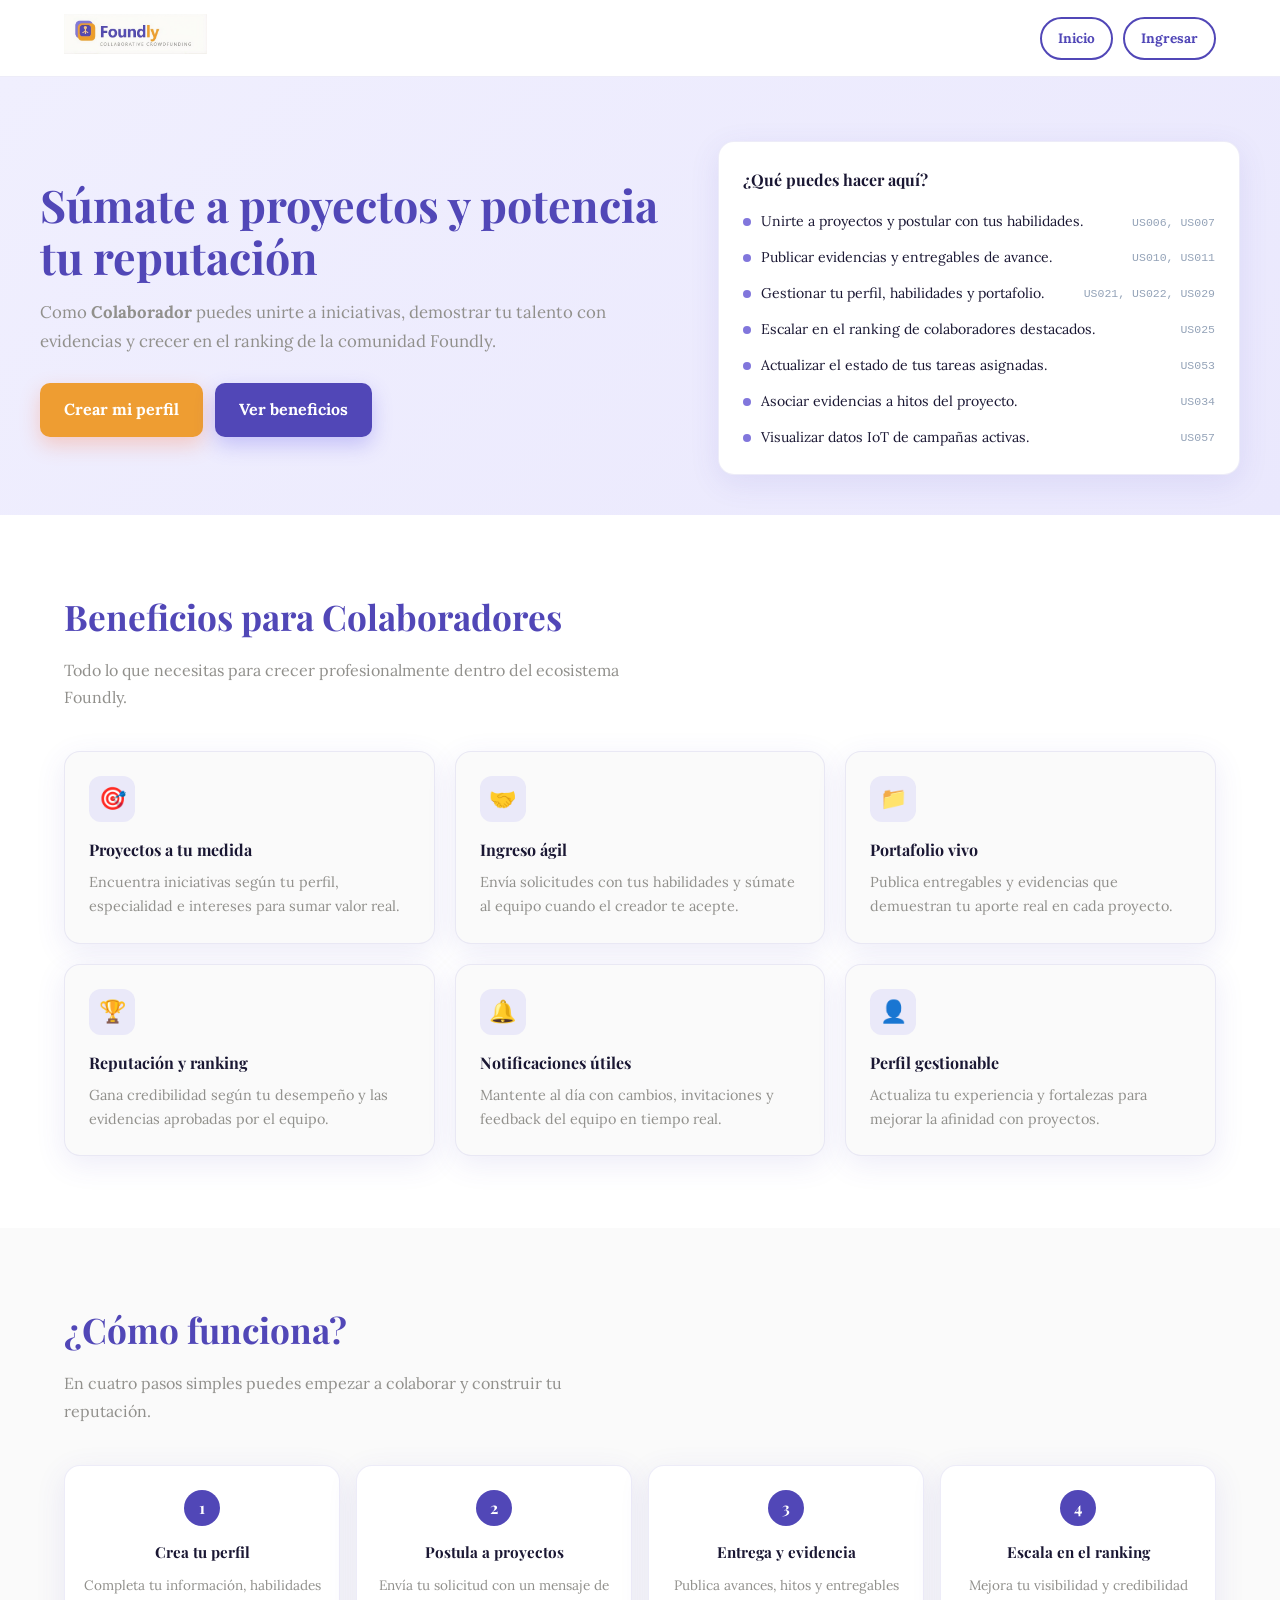
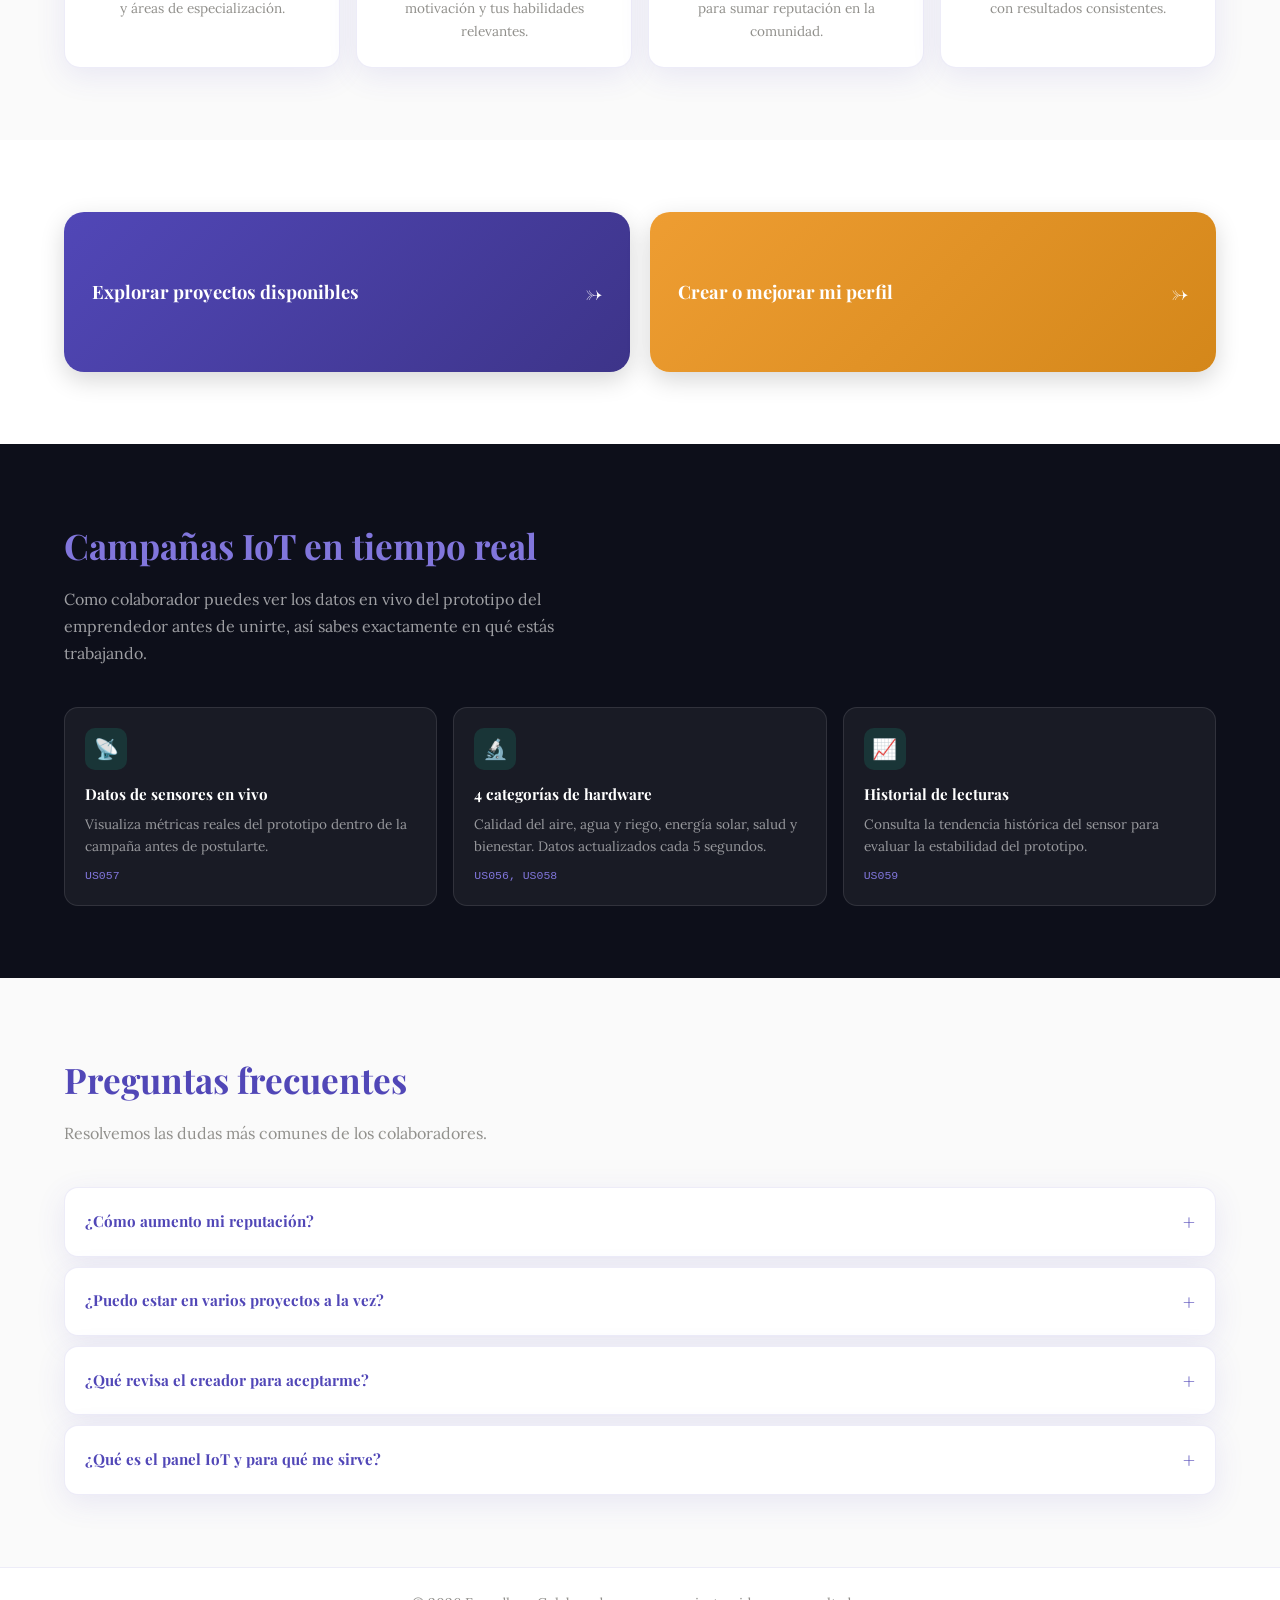
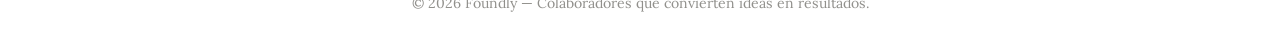
<file: pages/collaborator.html>
<!DOCTYPE html>
<html lang="es">
<head>
<meta charset="utf-8"/>
<meta name="viewport" content="width=device-width,initial-scale=1"/>
<title>Foundly — Colaborador</title>
<link rel="preconnect" href="https://fonts.googleapis.com">
<link href="https://fonts.googleapis.com/css2?family=Playfair+Display:ital,wght@0,400;0,700;1,400&family=Lora:wght@400;500;600;700&display=swap" rel="stylesheet">
<!-- Estilos externos -->
<link rel="stylesheet" href="css/collaborator.css">
</head>
<body>


<!-- ===== TOPBAR ===== -->
<div class="topbar">
  <div class="bar">
    <a href="../index.html">
      <img src="../assets/images/logo/Logo.jpeg" alt="Foundly" style="height:40px;">
    </a>
    <div class="top-actions">
      <a class="btn-outline-sm" href="../index.html">Inicio</a>
      <a class="btn-outline-sm" href="">Ingresar</a>
    </div>
  </div>
</div>


<!-- ===== HERO ===== -->
<section class="hero">
  <div class="wrap">
    <div>
      <h1>Súmate a proyectos y potencia tu reputación</h1>
      <p>Como <strong>Colaborador</strong> puedes unirte a iniciativas, demostrar tu talento con evidencias y crecer en el ranking de la comunidad Foundly.</p>
      <div class="hero-cta">
        <a class="btn btn-primary" href="">Crear mi perfil</a>
        <a class="btn btn-brand" href="#beneficios">Ver beneficios</a>
      </div>
    </div>
    <div class="hero-card">
      <b>¿Qué puedes hacer aquí?</b>
      <div class="hero-list">
        <div class="hero-bullet">
          <span class="dot"></span>
          Unirte a proyectos y postular con tus habilidades.
          <span class="us-tag">US006, US007</span>
        </div>
        <div class="hero-bullet">
          <span class="dot"></span>
          Publicar evidencias y entregables de avance.
          <span class="us-tag">US010, US011</span>
        </div>
        <div class="hero-bullet">
          <span class="dot"></span>
          Gestionar tu perfil, habilidades y portafolio.
          <span class="us-tag">US021, US022, US029</span>
        </div>
        <div class="hero-bullet">
          <span class="dot"></span>
          Escalar en el ranking de colaboradores destacados.
          <span class="us-tag">US025</span>
        </div>
        <div class="hero-bullet">
          <span class="dot"></span>
          Actualizar el estado de tus tareas asignadas.
          <span class="us-tag">US053</span>
        </div>
        <div class="hero-bullet">
          <span class="dot"></span>
          Asociar evidencias a hitos del proyecto.
          <span class="us-tag">US034</span>
        </div>
        <div class="hero-bullet">
          <span class="dot"></span>
          Visualizar datos IoT de campañas activas.
          <span class="us-tag">US057</span>
        </div>
      </div>
    </div>
  </div>
</section>


<!-- ===== BENEFICIOS ===== -->
<section id="beneficios" class="section">
  <div class="container">
    <h2>Beneficios para Colaboradores</h2>
    <p class="section-sub">Todo lo que necesitas para crecer profesionalmente dentro del ecosistema Foundly.</p>
    <div class="grid-3">
      <div class="card">
        <div class="icon">🎯</div>
        <h3>Proyectos a tu medida</h3>
        <p>Encuentra iniciativas según tu perfil, especialidad e intereses para sumar valor real.</p>
      </div>
      <div class="card">
        <div class="icon">🤝</div>
        <h3>Ingreso ágil</h3>
        <p>Envía solicitudes con tus habilidades y súmate al equipo cuando el creador te acepte.</p>
      </div>
      <div class="card">
        <div class="icon">📁</div>
        <h3>Portafolio vivo</h3>
        <p>Publica entregables y evidencias que demuestran tu aporte real en cada proyecto.</p>
      </div>
      <div class="card">
        <div class="icon">🏆</div>
        <h3>Reputación y ranking</h3>
        <p>Gana credibilidad según tu desempeño y las evidencias aprobadas por el equipo.</p>
      </div>
      <div class="card">
        <div class="icon">🔔</div>
        <h3>Notificaciones útiles</h3>
        <p>Mantente al día con cambios, invitaciones y feedback del equipo en tiempo real.</p>
      </div>
      <div class="card">
        <div class="icon">👤</div>
        <h3>Perfil gestionable</h3>
        <p>Actualiza tu experiencia y fortalezas para mejorar la afinidad con proyectos.</p>
      </div>
    </div>
  </div>
</section>


<!-- ===== CÓMO FUNCIONA ===== -->
<section class="section steps-section">
  <div class="container">
    <h2>¿Cómo funciona?</h2>
    <p class="section-sub">En cuatro pasos simples puedes empezar a colaborar y construir tu reputación.</p>
    <div class="steps">
      <div class="step">
        <div class="num">1</div>
        <b>Crea tu perfil</b>
        <p>Completa tu información, habilidades y áreas de especialización.</p>
      </div>
      <div class="step">
        <div class="num">2</div>
        <b>Postula a proyectos</b>
        <p>Envía tu solicitud con un mensaje de motivación y tus habilidades relevantes.</p>
      </div>
      <div class="step">
        <div class="num">3</div>
        <b>Entrega y evidencia</b>
        <p>Publica avances, hitos y entregables para sumar reputación en la comunidad.</p>
      </div>
      <div class="step">
        <div class="num">4</div>
        <b>Escala en el ranking</b>
        <p>Mejora tu visibilidad y credibilidad con resultados consistentes.</p>
      </div>
    </div>
  </div>
</section>


<!-- ===== CTA BAND ===== -->
<section class="section band-section">
  <div class="container">
    <div class="band">
      <a class="cta-card cta-explorar" href="">
        <h3>Explorar proyectos disponibles</h3>
        <span class="arrow">→</span>
      </a>
      <a class="cta-card cta-perfil" href="">
        <h3>Crear o mejorar mi perfil</h3>
        <span class="arrow">→</span>
      </a>
    </div>
  </div>
</section>


<!-- ===== IOT ===== -->
<section class="section iot-section">
  <div class="container">
    <h2>Campañas IoT en tiempo real</h2>
    <p class="section-sub">Como colaborador puedes ver los datos en vivo del prototipo del emprendedor antes de unirte, así sabes exactamente en qué estás trabajando.</p>
    <div class="iot-grid">
      <div class="iot-card">
        <div class="iot-icon">📡</div>
        <h3>Datos de sensores en vivo</h3>
        <p>Visualiza métricas reales del prototipo dentro de la campaña antes de postularte.</p>
        <span class="iot-us">US057</span>
      </div>
      <div class="iot-card">
        <div class="iot-icon">🔬</div>
        <h3>4 categorías de hardware</h3>
        <p>Calidad del aire, agua y riego, energía solar, salud y bienestar. Datos actualizados cada 5 segundos.</p>
        <span class="iot-us">US056, US058</span>
      </div>
      <div class="iot-card">
        <div class="iot-icon">📈</div>
        <h3>Historial de lecturas</h3>
        <p>Consulta la tendencia histórica del sensor para evaluar la estabilidad del prototipo.</p>
        <span class="iot-us">US059</span>
      </div>
    </div>
  </div>
</section>


<!-- ===== FAQs ===== -->
<section class="section faq-section">
  <div class="container">
    <h2>Preguntas frecuentes</h2>
    <p class="section-sub">Resolvemos las dudas más comunes de los colaboradores.</p>
    <div class="accordion">
      <div class="acc-item">
        <div class="acc-head">¿Cómo aumento mi reputación?</div>
        <div class="acc-body">Publica evidencias de calidad, completa hitos y solicita feedback del equipo. La constancia y la claridad de tus entregables elevan tu puntaje y visibilidad en el ranking.</div>
      </div>
      <div class="acc-item">
        <div class="acc-head">¿Puedo estar en varios proyectos a la vez?</div>
        <div class="acc-body">Sí, siempre que cumplas con los tiempos y entregables de cada uno. Tu panel personal te ayuda a priorizar y organizar tus tareas activas.</div>
      </div>
      <div class="acc-item">
        <div class="acc-head">¿Qué revisa el creador para aceptarme?</div>
        <div class="acc-body">Tu experiencia, habilidades, evidencias previas y tu mensaje de motivación. Mantén tu perfil actualizado para mejorar la compatibilidad con los proyectos que te interesan.</div>
      </div>
      <div class="acc-item">
        <div class="acc-head">¿Qué es el panel IoT y para qué me sirve?</div>
        <div class="acc-body">Es un panel de datos en tiempo real que muestran los proyectos de hardware. Te permite evaluar si el prototipo del emprendedor funciona correctamente antes de decidir postularte o financiarlo.</div>
      </div>
    </div>
  </div>
</section>


<!-- ===== FOOTER ===== -->
<div class="footer">
  © 2026 Foundly  — Colaboradores que convierten ideas en resultados.
</div>

<script>
document.querySelectorAll('.acc-head').forEach(function(h) {
  h.addEventListener('click', function() {
    h.parentElement.classList.toggle('active');
  });
});
</script>
</body>
</html>
</file>
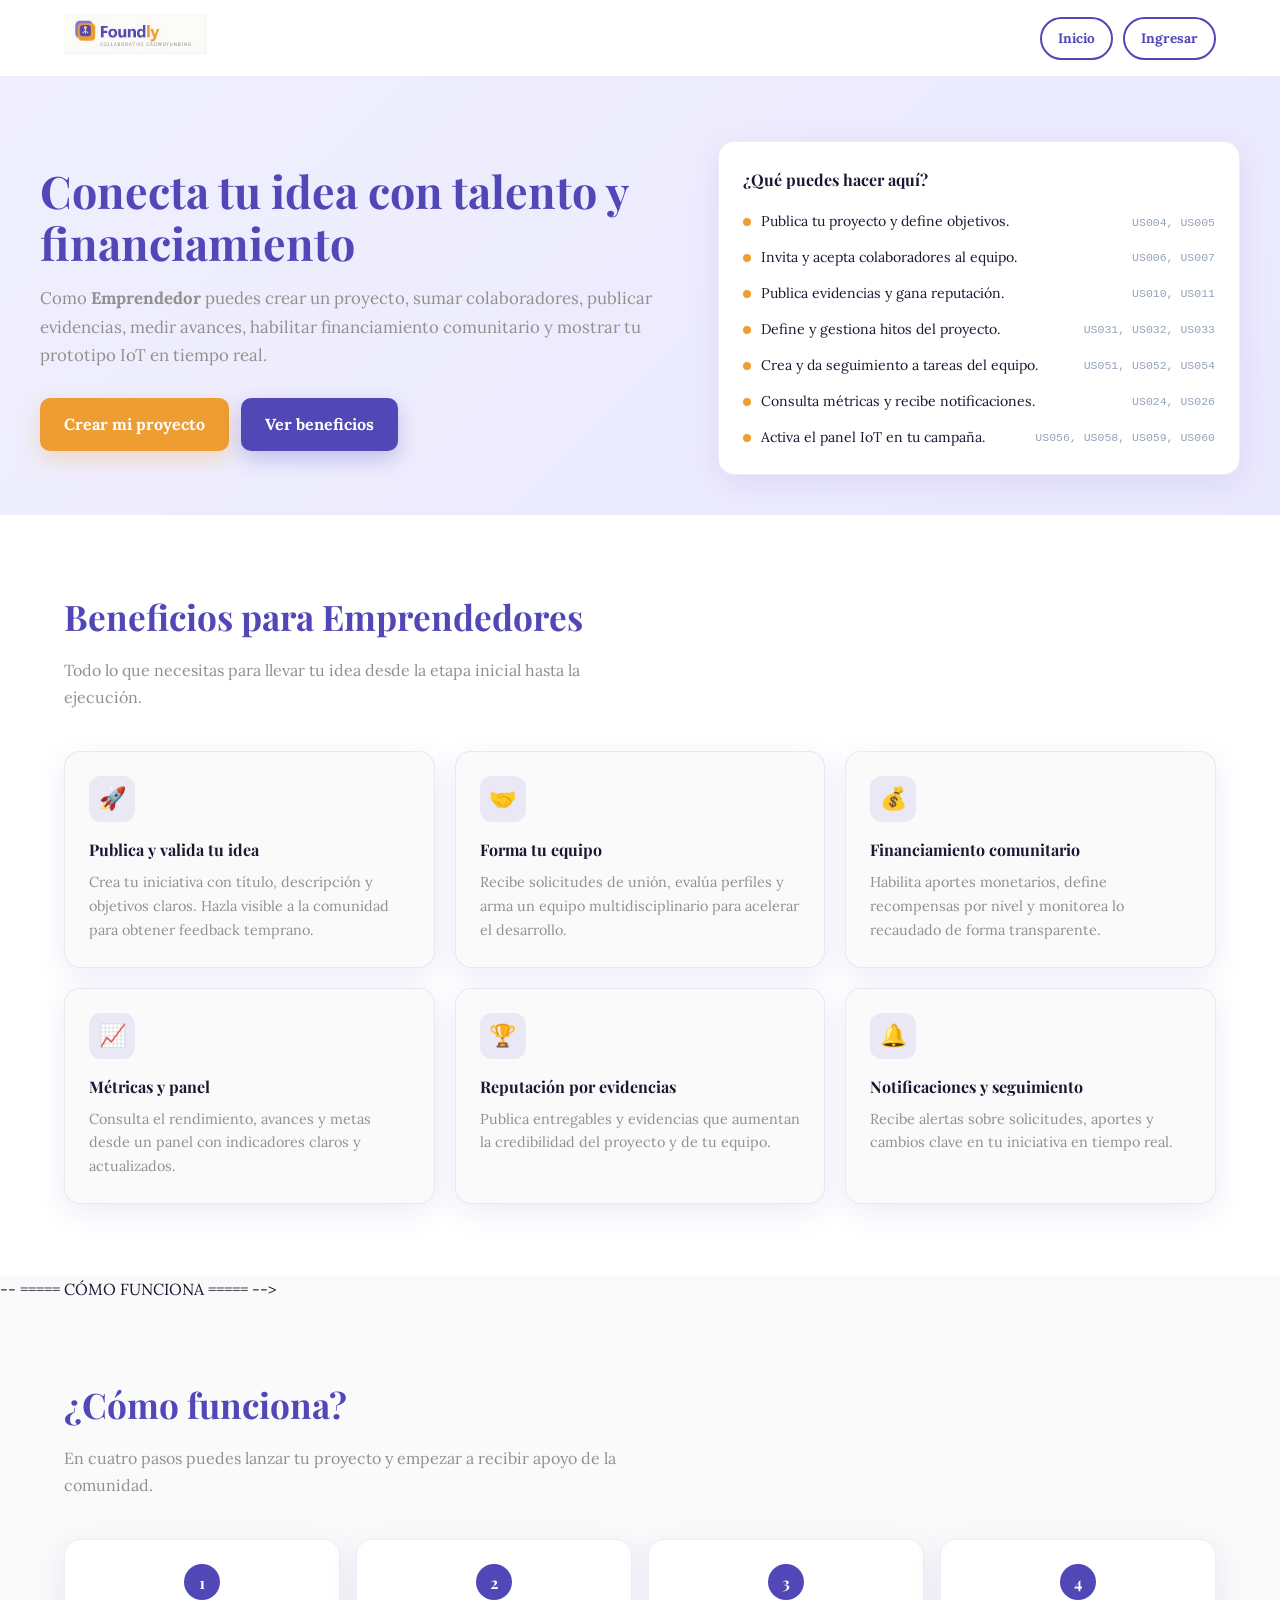
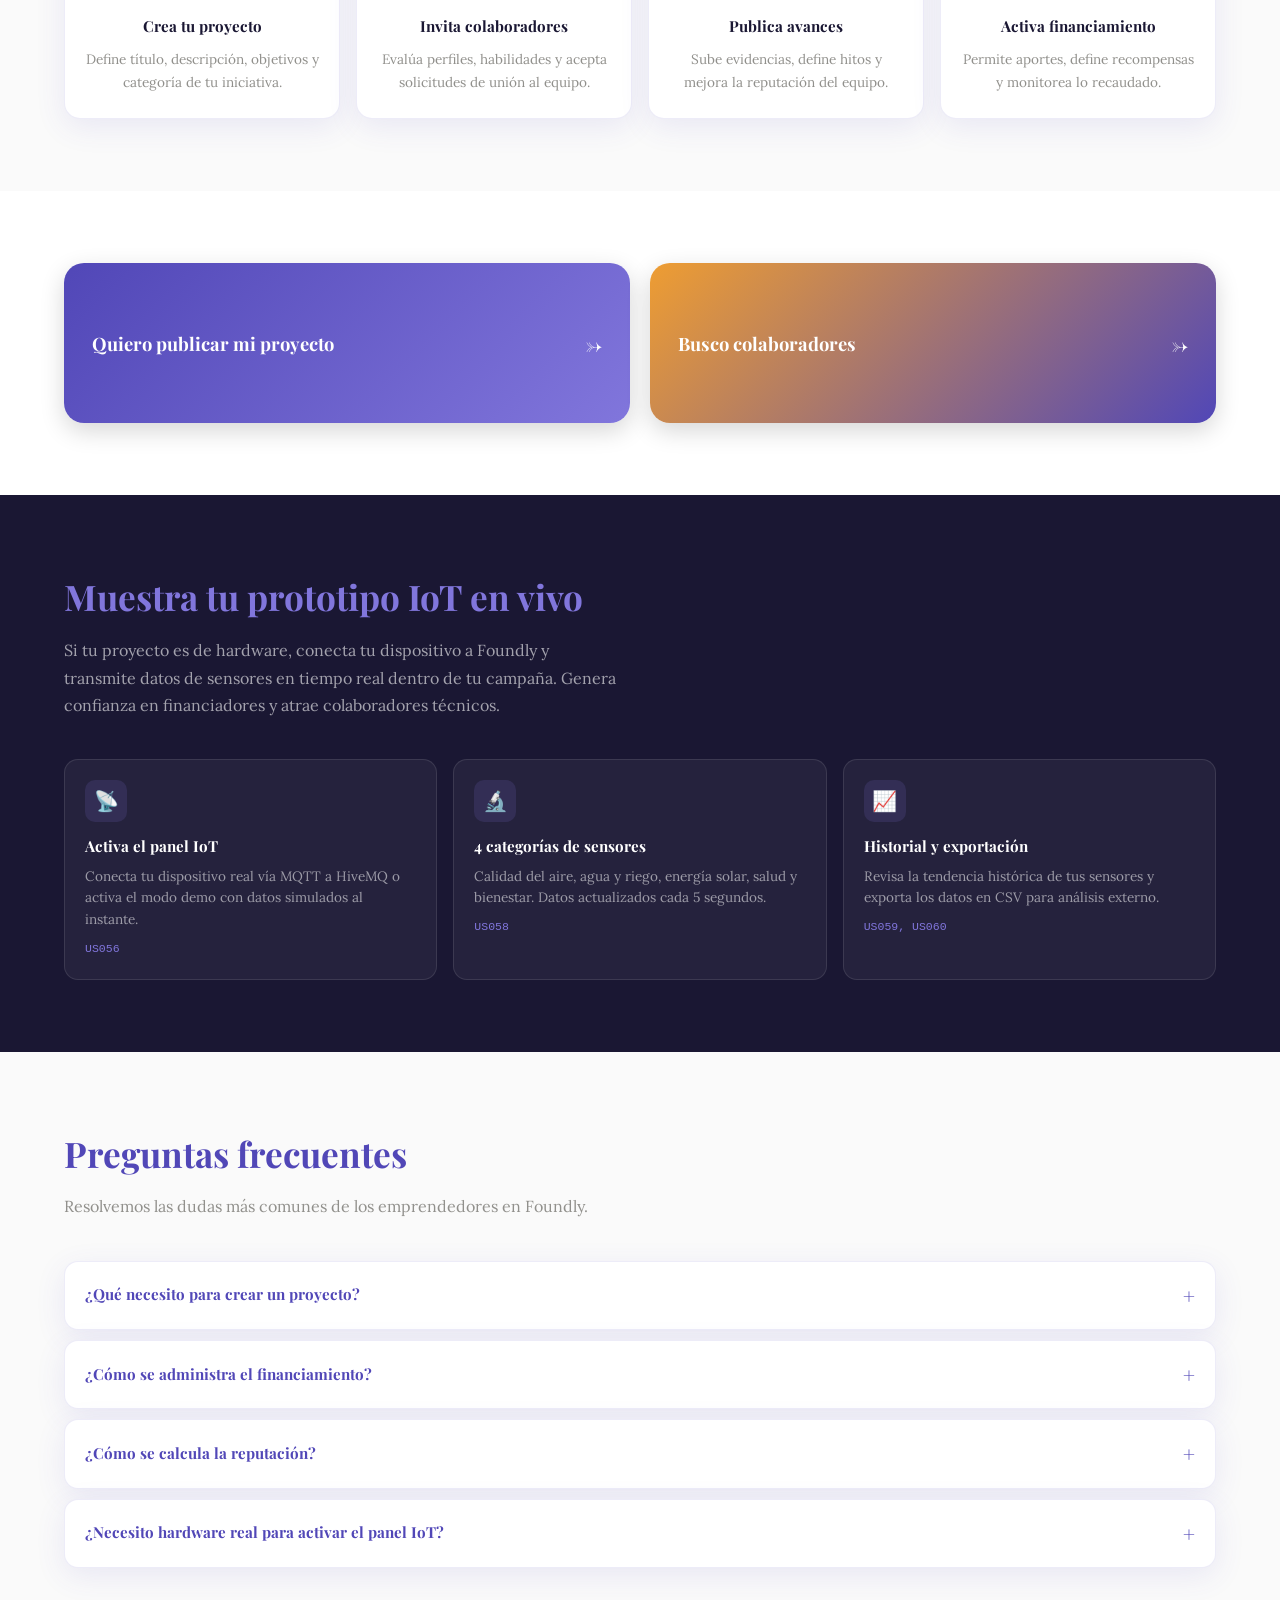
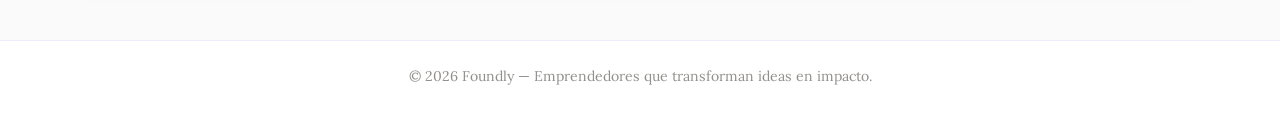
<file: pages/entrepreneur.html>
<!DOCTYPE html>
<html lang="es">
<head>
<meta charset="utf-8"/>
<meta name="viewport" content="width=device-width,initial-scale=1"/>
<title>Foundly — Emprendedor</title>
<link rel="preconnect" href="https://fonts.googleapis.com">
<link href="https://fonts.googleapis.com/css2?family=Playfair+Display:ital,wght@0,400;0,700;1,400&family=Lora:wght@400;500;600;700&display=swap" rel="stylesheet">
<!-- Estilos externos -->
<link rel="stylesheet" href="css/entrepreneur.css">
</head>
<body>
<!-- ===== TOPBAR ===== -->
<div class="topbar">
  <div class="bar">
    <a href="../index.html">
      <img src="../assets/images/logo/Logo.jpeg" alt="Foundly" style="height:40px;">
    </a>
    <div class="top-actions">
      <a class="btn-outline-sm" href="../index.html">Inicio</a>
      <a class="btn-outline-sm" href="">Ingresar</a>
    </div>
  </div>
</div>

<!-- ===== HERO ===== -->
<section class="hero">
  <div class="wrap">
    <div>
      <h1>Conecta tu idea con talento y financiamiento</h1>
      <p>Como <strong>Emprendedor</strong> puedes crear un proyecto, sumar colaboradores, publicar evidencias, medir avances, habilitar financiamiento comunitario y mostrar tu prototipo IoT en tiempo real.</p>
      <div class="hero-cta">
        <a class="btn btn-primary" href="">Crear mi proyecto</a>
        <a class="btn btn-brand" href="#beneficios">Ver beneficios</a>
      </div>
    </div>
    <div class="hero-card">
      <b>¿Qué puedes hacer aquí?</b>
      <div class="hero-list">
        <div class="hero-bullet">
          <span class="dot"></span>
          Publica tu proyecto y define objetivos.
          <span class="us-tag">US004, US005</span>
        </div>
        <div class="hero-bullet">
          <span class="dot"></span>
          Invita y acepta colaboradores al equipo.
          <span class="us-tag">US006, US007</span>
        </div>
        <div class="hero-bullet">
          <span class="dot"></span>
          Publica evidencias y gana reputación.
          <span class="us-tag">US010, US011</span>
        </div>
        <div class="hero-bullet">
          <span class="dot"></span>
          Define y gestiona hitos del proyecto.
          <span class="us-tag">US031, US032, US033</span>
        </div>
        <div class="hero-bullet">
          <span class="dot"></span>
          Crea y da seguimiento a tareas del equipo.
          <span class="us-tag">US051, US052, US054</span>
        </div>
        <div class="hero-bullet">
          <span class="dot"></span>
          Consulta métricas y recibe notificaciones.
          <span class="us-tag">US024, US026</span>
        </div>
        <div class="hero-bullet">
          <span class="dot"></span>
          Activa el panel IoT en tu campaña.
          <span class="us-tag">US056, US058, US059, US060</span>
        </div>
      </div>
    </div>
  </div>
</section>

<!-- ===== BENEFICIOS ===== -->
<section id="beneficios" class="section">
  <div class="container">
    <h2>Beneficios para Emprendedores</h2>
    <p class="section-sub">Todo lo que necesitas para llevar tu idea desde la etapa inicial hasta la ejecución.</p>
    <div class="grid-3">
      <div class="card">
        <div class="icon">🚀</div>
        <h3>Publica y valida tu idea</h3>
        <p>Crea tu iniciativa con título, descripción y objetivos claros. Hazla visible a la comunidad para obtener feedback temprano.</p>
      </div>
      <div class="card">
        <div class="icon">🤝</div>
        <h3>Forma tu equipo</h3>
        <p>Recibe solicitudes de unión, evalúa perfiles y arma un equipo multidisciplinario para acelerar el desarrollo.</p>
      </div>
      <div class="card">
        <div class="icon">💰</div>
        <h3>Financiamiento comunitario</h3>
        <p>Habilita aportes monetarios, define recompensas por nivel y monitorea lo recaudado de forma transparente.</p>
      </div>
      <div class="card">
        <div class="icon">📈</div>
        <h3>Métricas y panel</h3>
        <p>Consulta el rendimiento, avances y metas desde un panel con indicadores claros y actualizados.</p>
      </div>
      <div class="card">
        <div class="icon">🏆</div>
        <h3>Reputación por evidencias</h3>
        <p>Publica entregables y evidencias que aumentan la credibilidad del proyecto y de tu equipo.</p>
      </div>
      <div class="card">
        <div class="icon">🔔</div>
        <h3>Notificaciones y seguimiento</h3>
        <p>Recibe alertas sobre solicitudes, aportes y cambios clave en tu iniciativa en tiempo real.</p>
      </div>
    </div>
  </div>
</section>

-- ===== CÓMO FUNCIONA ===== -->
<section class="section steps-section">
  <div class="container">
    <h2>¿Cómo funciona?</h2>
    <p class="section-sub">En cuatro pasos puedes lanzar tu proyecto y empezar a recibir apoyo de la comunidad.</p>
    <div class="steps">
      <div class="step">
        <div class="num">1</div>
        <b>Crea tu proyecto</b>
        <p>Define título, descripción, objetivos y categoría de tu iniciativa.</p>
      </div>
      <div class="step">
        <div class="num">2</div>
        <b>Invita colaboradores</b>
        <p>Evalúa perfiles, habilidades y acepta solicitudes de unión al equipo.</p>
      </div>
      <div class="step">
        <div class="num">3</div>
        <b>Publica avances</b>
        <p>Sube evidencias, define hitos y mejora la reputación del equipo.</p>
      </div>
      <div class="step">
        <div class="num">4</div>
        <b>Activa financiamiento</b>
        <p>Permite aportes, define recompensas y monitorea lo recaudado.</p>
      </div>
    </div>
  </div>
</section>

<!-- ===== BAND CTA ===== -->
<section class="section band-section">
  <div class="container">
    <div class="band">
      <a class="cta-card cta-empr" href="">
        <h3>Quiero publicar mi proyecto</h3>
        <span class="arrow">→</span>
      </a>
      <a class="cta-card cta-colab" href="collaborator.html">
        <h3>Busco colaboradores</h3>
        <span class="arrow">→</span>
      </a>
    </div>
  </div>
</section>

<!-- ===== IOT ===== -->
<section class="section iot-section">
  <div class="container">
    <h2>Muestra tu prototipo IoT en vivo</h2>
    <p class="section-sub">Si tu proyecto es de hardware, conecta tu dispositivo a Foundly y transmite datos de sensores en tiempo real dentro de tu campaña. Genera confianza en financiadores y atrae colaboradores técnicos.</p>
    <div class="iot-grid">
      <div class="iot-card">
        <div class="iot-icon">📡</div>
        <h3>Activa el panel IoT</h3>
        <p>Conecta tu dispositivo real vía MQTT a HiveMQ o activa el modo demo con datos simulados al instante.</p>
        <span class="iot-us">US056</span>
      </div>
      <div class="iot-card">
        <div class="iot-icon">🔬</div>
        <h3>4 categorías de sensores</h3>
        <p>Calidad del aire, agua y riego, energía solar, salud y bienestar. Datos actualizados cada 5 segundos.</p>
        <span class="iot-us">US058</span>
      </div>
      <div class="iot-card">
        <div class="iot-icon">📈</div>
        <h3>Historial y exportación</h3>
        <p>Revisa la tendencia histórica de tus sensores y exporta los datos en CSV para análisis externo.</p>
        <span class="iot-us">US059, US060</span>
      </div>
    </div>
  </div>
</section>

<!-- ===== FAQs ===== -->
<section class="section faq-section">
  <div class="container">
    <h2>Preguntas frecuentes</h2>
    <p class="section-sub">Resolvemos las dudas más comunes de los emprendedores en Foundly.</p>
    <div class="accordion">
      <div class="acc-item">
        <div class="acc-head">¿Qué necesito para crear un proyecto?</div>
        <div class="acc-body">Solo un perfil básico y la información mínima: título, descripción, objetivos y categoría. Luego podrás editar todo desde tu panel de proyecto.</div>
      </div>
      <div class="acc-item">
        <div class="acc-head">¿Cómo se administra el financiamiento?</div>
        <div class="acc-body">La plataforma procesa el pago, registra cada aporte y actualiza las métricas del proyecto. Puedes definir recompensas por nivel de aporte y ver el historial completo.</div>
      </div>
      <div class="acc-item">
        <div class="acc-head">¿Cómo se calcula la reputación?</div>
        <div class="acc-body">Se basa en evidencias aprobadas, hitos cumplidos y feedback de los colaboradores. Publicar avances constantes aumenta la credibilidad del proyecto.</div>
      </div>
      <div class="acc-item">
        <div class="acc-head">¿Necesito hardware real para activar el panel IoT?</div>
        <div class="acc-body">No. Foundly incluye un modo demo que simula datos de sensores automáticamente según la categoría de tu proyecto. Cuando tengas el prototipo físico, puedes conectarlo vía MQTT sin cambiar la configuración de tu campaña.</div>
      </div>
    </div>
  </div>
</section>

<!-- ===== FOOTER ===== -->
<div class="footer">
  © 2026 Foundly — Emprendedores que transforman ideas en impacto.
</div>

<script>
document.querySelectorAll('.acc-head').forEach(function(h) {
  h.addEventListener('click', function() {
    h.parentElement.classList.toggle('active');
  });
});
</script>
</body>
</html>
</file>
<file: pages/css/collaborator.css>
:root {
  --brand:      #5147B7;
  --brand-600:  #3D3489;
  --accent:     #EE9D32;
  --accent-600: #d4871a;
  --success:    #8176DC;
  --bg:         #FAFAFA;
  --surface:    #FFFFFF;
  --text:       #1A1733;
  --muted:      #91908C;
  --border:     rgba(81,71,183,0.10);
  --ring:       rgba(81,71,183,0.35);
  --shadow:     0 8px 30px rgba(81,71,183,0.10);
  --font-head:  'Playfair Display', Georgia, serif;
  --font-body:  'Lora', Georgia, serif;
}

*, *::before, *::after { box-sizing: border-box; margin: 0; padding: 0; }

body {
  font-family: var(--font-body);
  background: var(--bg);
  color: var(--text);
  line-height: 1.7;
}


h1, h2, h3 { font-family: var(--font-head); }


a { text-decoration: none; color: inherit; }


.container { max-width: 1200px; margin: 0 auto; padding: 0 24px; }


/* ===== TOPBAR ===== */
.topbar {
  background: var(--surface);
  border-bottom: 1px solid var(--border);
  position: sticky;
  top: 0;
  z-index: 20;
}


.topbar .bar {
  display: flex;
  align-items: center;
  gap: 12px;
  padding: 14px 24px;
  max-width: 1200px;
  margin: 0 auto;
}

.top-actions { margin-left: auto; display: flex; gap: 10px; }


.btn-outline-sm {
  padding: 8px 16px;
  border-radius: 999px;
  border: 2px solid var(--brand);
  color: var(--brand);
  background: transparent;
  font-family: var(--font-body);
  font-weight: 700;
  font-size: 0.85rem;
  transition: all 0.2s;
}


.btn-outline-sm:hover { background: var(--brand); color: #fff; }


/* ===== HERO ===== */
.hero {
  padding: 64px 24px 40px;
  background: linear-gradient(135deg, #f0effe, #eae8fd);
}


.hero .wrap {
  max-width: 1200px;
  margin: 0 auto;
  display: grid;
  grid-template-columns: 1.1fr 0.9fr;
  gap: 40px;
  align-items: center;
}


.hero h1 {
  font-size: clamp(2rem, 4vw, 2.8rem);
  margin-bottom: 16px;
  color: var(--brand);
  line-height: 1.15;
}


.hero p {
  color: var(--muted);
  margin-bottom: 28px;
  font-size: 1.05rem;
}


.hero-cta { display: flex; gap: 12px; flex-wrap: wrap; }


.btn {
  display: inline-flex;
  align-items: center;
  justify-content: center;
  font-family: var(--font-body);
  font-weight: 700;
  border-radius: 10px;
  cursor: pointer;
  border: none;
  transition: all 0.2s;
}


.btn-primary {
  padding: 13px 24px;
  background: var(--accent);
  color: #fff;
  box-shadow: 0 8px 20px rgba(255,107,53,0.28);
}


.btn-primary:hover { background: var(--accent-600); transform: translateY(-1px); }


.btn-brand {
  padding: 13px 24px;
  background: var(--brand);
  color: #fff;
  box-shadow: 0 8px 20px rgba(91,79,232,0.28);
}


.btn-brand:hover { background: var(--brand-600); transform: translateY(-1px); }


.hero-card {
  background: var(--surface);
  border: 1px solid var(--border);
  border-radius: 16px;
  box-shadow: var(--shadow);
  padding: 24px;
}


.hero-card b { font-family: var(--font-head); font-size: 1rem; color: var(--text); }

.hero-list { display: grid; gap: 12px; margin-top: 16px; }

.hero-bullet {
  display: flex;
  align-items: center;
  gap: 10px;
  font-size: 0.88rem;
  color: var(--text);
}

.hero-bullet .dot {
  width: 8px; height: 8px;
  border-radius: 50%;
  background: var(--success);
  flex-shrink: 0;
}

.hero-bullet .us-tag {
  margin-left: auto;
  font-size: 0.72rem;
  color: #94a3b8;
  white-space: nowrap;
  font-family: monospace;
}

/* ===== SECCIONES ===== */
.section { padding: 72px 24px; }
.section h2 {
  font-size: clamp(1.6rem, 3vw, 2.2rem);
  color: var(--brand);
  margin-bottom: 10px;
}
.section-sub {
  color: var(--muted);
  margin-bottom: 40px;
  font-size: 1rem;
  max-width: 560px;
}


/* ===== BENEFICIOS ===== */
#beneficios { background: var(--surface); }
.grid-3 { display: grid; grid-template-columns: repeat(3, 1fr); gap: 20px; }
.card {
  background: var(--bg);
  border: 1px solid var(--border);
  border-radius: 16px;
  box-shadow: var(--shadow);
  padding: 24px;
  transition: transform 0.2s, box-shadow 0.2s;
}
.card:hover { transform: translateY(-4px); box-shadow: 0 16px 40px rgba(13,15,26,0.12); }
.card h3 { font-size: 1rem; margin-bottom: 8px; color: var(--text); }
.card p { color: var(--muted); font-size: 0.9rem; line-height: 1.65; }
.card .icon {
  width: 46px; height: 46px;
  border-radius: 12px;
  display: grid;
  place-items: center;
  background: rgba(91,79,232,0.1);
  font-size: 22px;
  margin-bottom: 14px;
}


/* ===== PASOS ===== */
.steps-section { background: var(--bg); }
.steps { display: grid; grid-template-columns: repeat(4, 1fr); gap: 16px; }
.step {
  background: var(--surface);
  border: 1px solid var(--border);
  border-radius: 16px;
  box-shadow: var(--shadow);
  padding: 24px 18px;
  text-align: center;
}
.step .num {
  width: 36px; height: 36px;
  border-radius: 999px;
  background: var(--brand);
  color: #fff;
  display: grid;
  place-items: center;
  margin: 0 auto 14px;
  font-weight: 700;
  font-family: var(--font-head);
  font-size: 1rem;
}
.step b { font-family: var(--font-head); font-size: 0.95rem; display: block; margin-bottom: 8px; }
.step p { color: var(--muted); font-size: 0.85rem; margin: 0; }


/* ===== BAND CTA ===== */
.band-section { background: var(--surface); }
.band { display: grid; grid-template-columns: 1fr 1fr; gap: 20px; }
.cta-card {
  position: relative;
  height: 160px;
  border-radius: 20px;
  box-shadow: 0 8px 24px rgba(0,0,0,0.16);
  overflow: hidden;
  display: flex;
  align-items: center;
  justify-content: space-between;
  padding: 24px 28px;
  color: #fff;
  font-family: var(--font-head);
  transition: transform 0.2s;
}
.cta-card:hover { transform: translateY(-3px); }
.cta-card h3 { margin: 0; font-size: 1.15rem; }
.cta-card .arrow { font-size: 1.6rem; }
.cta-explorar { background: linear-gradient(135deg, var(--brand), var(--brand-600)); }
.cta-perfil   { background: linear-gradient(135deg, var(--accent), var(--accent-600)); }


/* ===== IoT INFO ===== */
.iot-section { background: #0D0F1A; color: #fff; }
.iot-section h2 { color: var(--success); }
.iot-section .section-sub { color: rgba(255,255,255,0.6); }
.iot-grid { display: grid; grid-template-columns: repeat(3, 1fr); gap: 16px; margin-top: 8px; }
.iot-card {
  background: rgba(255,255,255,0.05);
  border: 1px solid rgba(255,255,255,0.1);
  border-radius: 14px;
  padding: 20px;
}
.iot-card .iot-icon {
  width: 42px; height: 42px;
  border-radius: 10px;
  background: rgba(30,201,155,0.15);
  display: grid;
  place-items: center;
  font-size: 20px;
  margin-bottom: 12px;
}
.iot-card h3 { font-size: 0.95rem; color: #fff; margin-bottom: 6px; font-family: var(--font-head); }
.iot-card p { font-size: 0.85rem; color: rgba(255,255,255,0.55); line-height: 1.6; }
.iot-us { font-size: 0.72rem; font-family: monospace; color: var(--success); margin-top: 8px; display: block; }


/* ===== ACCORDION ===== */
.faq-section { background: var(--bg); }
.accordion { display: grid; gap: 10px; }
.acc-item {
  background: var(--surface);
  border: 1px solid var(--border);
  border-radius: 14px;
  box-shadow: var(--shadow);
  overflow: hidden;
}
.acc-head {
  display: flex;
  align-items: center;
  justify-content: space-between;
  padding: 16px 20px;
  font-family: var(--font-head);
  font-weight: 700;
  cursor: pointer;
  color: var(--brand);
  font-size: 0.95rem;
}
.acc-head::after { content: '+'; font-size: 1.3rem; transition: transform 0.2s; }
.acc-item.active .acc-head::after { transform: rotate(45deg); }
.acc-body {
  padding: 0 20px 16px;
  display: none;
  color: var(--muted);
  font-size: 0.92rem;
  line-height: 1.7;
}
.acc-item.active .acc-body { display: block; }


/* ===== FOOTER ===== */
.footer {
  margin-top: 0;
  padding: 24px;
  text-align: center;
  color: var(--muted);
  border-top: 1px solid var(--border);
  background: var(--surface);
  font-size: 0.88rem;
}

/* ===== RESPONSIVE ===== */
@media (max-width: 1024px) {
  .hero .wrap { grid-template-columns: 1fr; }
  .grid-3 { grid-template-columns: 1fr 1fr; }
  .steps { grid-template-columns: repeat(2, 1fr); }
  .band { grid-template-columns: 1fr; }
  .iot-grid { grid-template-columns: 1fr 1fr; }
}
@media (max-width: 640px) {
  .grid-3 { grid-template-columns: 1fr; }
  .steps { grid-template-columns: 1fr; }
  .iot-grid { grid-template-columns: 1fr; }
}
</file>
<file: pages/css/entrepreneur.css>
:root {
  --brand:      #5147B7;
  --brand-600:  #3D3489;
  --accent:     #EE9D32;
  --accent-600: #d4871a;
  --success:    #8176DC;
  --bg:         #FAFAFA;
  --surface:    #FFFFFF;
  --text:       #1A1733;
  --muted:      #91908C;
  --border:     rgba(81,71,183,0.10);
  --ring:       rgba(81,71,183,0.35);
  --shadow:     0 8px 30px rgba(81,71,183,0.10);
  --font-head:  'Playfair Display', Georgia, serif;
  --font-body:  'Lora', Georgia, serif;
}

*, *::before, *::after { box-sizing: border-box; margin: 0; padding: 0; }

body {
  font-family: var(--font-body);
  background: var(--bg);
  color: var(--text);
  line-height: 1.7;
}

h1, h2, h3 { font-family: var(--font-head); }
a { text-decoration: none; color: inherit; }
.container { max-width: 1200px; margin: 0 auto; padding: 0 24px; }

/* ===== TOPBAR ===== */
.topbar {
  background: var(--surface);
  border-bottom: 1px solid var(--border);
  position: sticky;
  top: 0;
  z-index: 20;
}
.topbar .bar {
  display: flex;
  align-items: center;
  gap: 12px;
  padding: 14px 24px;
  max-width: 1200px;
  margin: 0 auto;
}
.top-actions { margin-left: auto; display: flex; gap: 10px; }
.btn-outline-sm {
  padding: 8px 16px;
  border-radius: 999px;
  border: 2px solid var(--brand);
  color: var(--brand);
  background: transparent;
  font-family: var(--font-body);
  font-weight: 700;
  font-size: 0.85rem;
  transition: all 0.2s;
}
.btn-outline-sm:hover { background: var(--brand); color: #fff; }

/* ===== HERO ===== */
.hero {
  padding: 64px 24px 40px;
  background: linear-gradient(135deg, #f0effe, #eae8fd);
}
.hero .wrap {
  max-width: 1200px;
  margin: 0 auto;
  display: grid;
  grid-template-columns: 1.1fr 0.9fr;
  gap: 40px;
  align-items: center;
}
.hero h1 {
  font-size: clamp(2rem, 4vw, 2.8rem);
  margin-bottom: 16px;
  color: var(--brand);
  line-height: 1.15;
}
.hero p {
  color: var(--muted);
  margin-bottom: 28px;
  font-size: 1.05rem;
}
.hero-cta { display: flex; gap: 12px; flex-wrap: wrap; }

.btn {
  display: inline-flex;
  align-items: center;
  justify-content: center;
  font-family: var(--font-body);
  font-weight: 700;
  border-radius: 10px;
  cursor: pointer;
  border: none;
  transition: all 0.2s;
}
.btn-primary {
  padding: 13px 24px;
  background: var(--accent);
  color: #fff;
  box-shadow: 0 8px 20px rgba(238,157,50,0.28);
}
.btn-primary:hover { background: var(--accent-600); transform: translateY(-1px); }
.btn-brand {
  padding: 13px 24px;
  background: var(--brand);
  color: #fff;
  box-shadow: 0 8px 20px rgba(81,71,183,0.28);
}
.btn-brand:hover { background: var(--brand-600); transform: translateY(-1px); }

.hero-card {
  background: var(--surface);
  border: 1px solid var(--border);
  border-radius: 16px;
  box-shadow: var(--shadow);
  padding: 24px;
}
.hero-card b { font-family: var(--font-head); font-size: 1rem; color: var(--text); }
.hero-list { display: grid; gap: 12px; margin-top: 16px; }
.hero-bullet {
  display: flex;
  align-items: center;
  gap: 10px;
  font-size: 0.88rem;
  color: var(--text);
}
.hero-bullet .dot {
  width: 8px; height: 8px;
  border-radius: 50%;
  background: var(--accent);
  flex-shrink: 0;
}
.hero-bullet .us-tag {
  margin-left: auto;
  font-size: 0.72rem;
  color: #94a3b8;
  white-space: nowrap;
  font-family: monospace;
}

/* ===== SECCIONES ===== */
.section { padding: 72px 24px; }
.section h2 {
  font-size: clamp(1.6rem, 3vw, 2.2rem);
  color: var(--brand);
  margin-bottom: 10px;
}
.section-sub {
  color: var(--muted);
  margin-bottom: 40px;
  font-size: 1rem;
  max-width: 560px;
}

/* ===== BENEFICIOS ===== */
#beneficios { background: var(--surface); }
.grid-3 { display: grid; grid-template-columns: repeat(3, 1fr); gap: 20px; }
.card {
  background: var(--bg);
  border: 1px solid var(--border);
  border-radius: 16px;
  box-shadow: var(--shadow);
  padding: 24px;
  transition: transform 0.2s, box-shadow 0.2s;
}
.card:hover { transform: translateY(-4px); box-shadow: 0 16px 40px rgba(81,71,183,0.12); }
.card h3 { font-size: 1rem; margin-bottom: 8px; color: var(--text); }
.card p { color: var(--muted); font-size: 0.9rem; line-height: 1.65; }
.card .icon {
  width: 46px; height: 46px;
  border-radius: 12px;
  display: grid;
  place-items: center;
  background: rgba(81,71,183,0.10);
  font-size: 22px;
  margin-bottom: 14px;
}

/* ===== PASOS ===== */
.steps-section { background: var(--bg); }
.steps { display: grid; grid-template-columns: repeat(4, 1fr); gap: 16px; }
.step {
  background: var(--surface);
  border: 1px solid var(--border);
  border-radius: 16px;
  box-shadow: var(--shadow);
  padding: 24px 18px;
  text-align: center;
}
.step .num {
  width: 36px; height: 36px;
  border-radius: 999px;
  background: var(--brand);
  color: #fff;
  display: grid;
  place-items: center;
  margin: 0 auto 14px;
  font-weight: 700;
  font-family: var(--font-head);
  font-size: 1rem;
}
.step b { font-family: var(--font-head); font-size: 0.95rem; display: block; margin-bottom: 8px; }
.step p { color: var(--muted); font-size: 0.85rem; margin: 0; }

/* ===== BAND CTA ===== */
.band-section { background: var(--surface); }
.band { display: grid; grid-template-columns: 1fr 1fr; gap: 20px; }
.cta-card {
  position: relative;
  height: 160px;
  border-radius: 20px;
  box-shadow: 0 8px 24px rgba(0,0,0,0.16);
  overflow: hidden;
  display: flex;
  align-items: center;
  justify-content: space-between;
  padding: 24px 28px;
  color: #fff;
  font-family: var(--font-head);
  transition: transform 0.2s;
}
.cta-card:hover { transform: translateY(-3px); }
.cta-card h3 { margin: 0; font-size: 1.15rem; }
.cta-card .arrow { font-size: 1.6rem; }
.cta-empr   { background: linear-gradient(135deg, var(--brand), var(--success)); }
.cta-colab  { background: linear-gradient(135deg, var(--accent), var(--brand)); }

/* ===== IOT ===== */
.iot-section { background: #1A1733; color: #fff; }
.iot-section h2 { color: #8176DC; }
.iot-section .section-sub { color: rgba(255,255,255,0.6); }
.iot-grid { display: grid; grid-template-columns: repeat(3, 1fr); gap: 16px; margin-top: 8px; }
.iot-card {
  background: rgba(255,255,255,0.05);
  border: 1px solid rgba(255,255,255,0.1);
  border-radius: 14px;
  padding: 20px;
}
.iot-card .iot-icon {
  width: 42px; height: 42px;
  border-radius: 10px;
  background: rgba(129,118,220,0.15);
  display: grid;
  place-items: center;
  font-size: 20px;
  margin-bottom: 12px;
}
.iot-card h3 { font-size: 0.95rem; color: #fff; margin-bottom: 6px; font-family: var(--font-head); }
.iot-card p { font-size: 0.85rem; color: rgba(255,255,255,0.55); line-height: 1.6; }
.iot-us { font-size: 0.72rem; font-family: monospace; color: #8176DC; margin-top: 8px; display: block; }

/* ===== ACCORDION ===== */
.faq-section { background: var(--bg); }
.accordion { display: grid; gap: 10px; }
.acc-item {
  background: var(--surface);
  border: 1px solid var(--border);
  border-radius: 14px;
  box-shadow: var(--shadow);
  overflow: hidden;
}
.acc-head {
  display: flex;
  align-items: center;
  justify-content: space-between;
  padding: 16px 20px;
  font-family: var(--font-head);
  font-weight: 700;
  cursor: pointer;
  color: var(--brand);
  font-size: 0.95rem;
}
.acc-head::after { content: '+'; font-size: 1.3rem; transition: transform 0.2s; }
.acc-item.active .acc-head::after { transform: rotate(45deg); }
.acc-body {
  padding: 0 20px 16px;
  display: none;
  color: var(--muted);
  font-size: 0.92rem;
  line-height: 1.7;
}
.acc-item.active .acc-body { display: block; }

/* ===== FOOTER ===== */
.footer {
  padding: 24px;
  text-align: center;
  color: var(--muted);
  border-top: 1px solid var(--border);
  background: var(--surface);
  font-size: 0.88rem;
}

/* ===== RESPONSIVE ===== */
@media (max-width: 1024px) {
  .hero .wrap { grid-template-columns: 1fr; }
  .grid-3 { grid-template-columns: 1fr 1fr; }
  .steps { grid-template-columns: repeat(2, 1fr); }
  .band { grid-template-columns: 1fr; }
  .iot-grid { grid-template-columns: 1fr 1fr; }
}
@media (max-width: 640px) {
  .grid-3 { grid-template-columns: 1fr; }
  .steps { grid-template-columns: 1fr; }
  .iot-grid { grid-template-columns: 1fr; }
}
</file>
